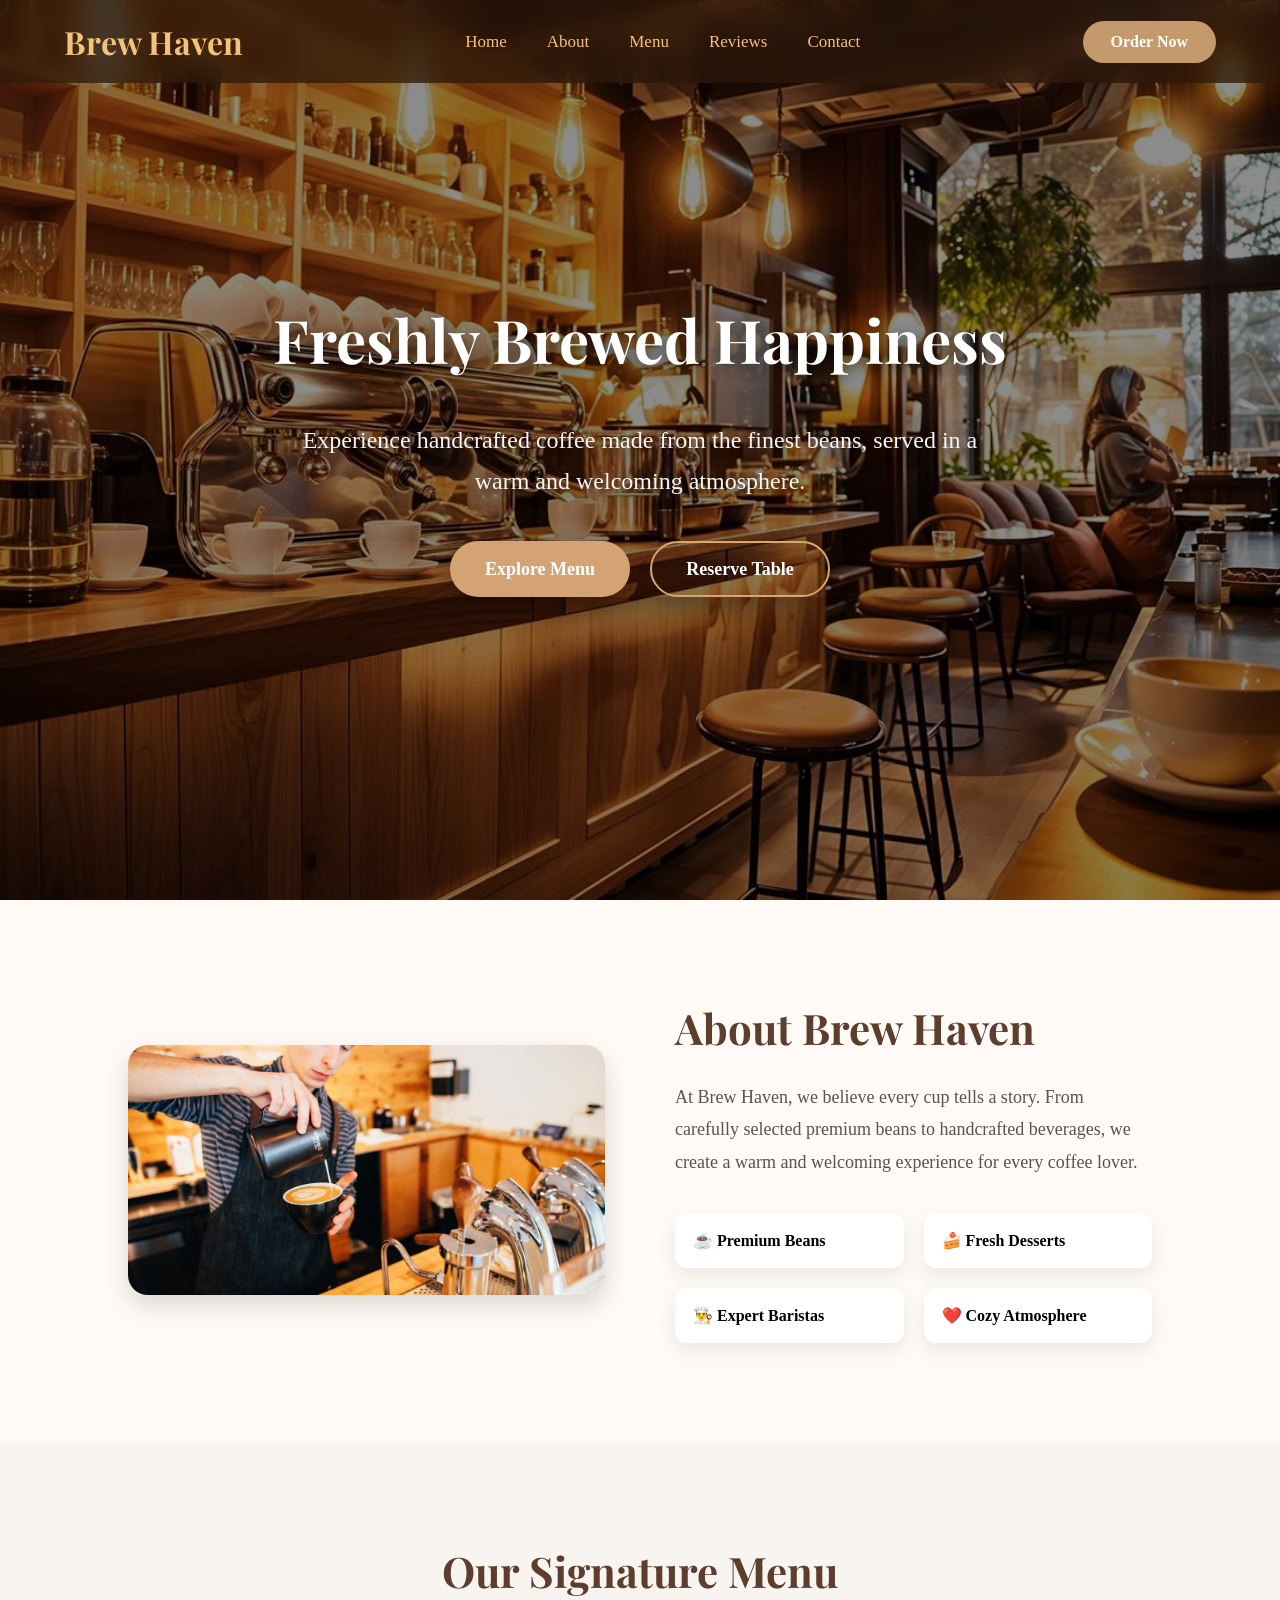
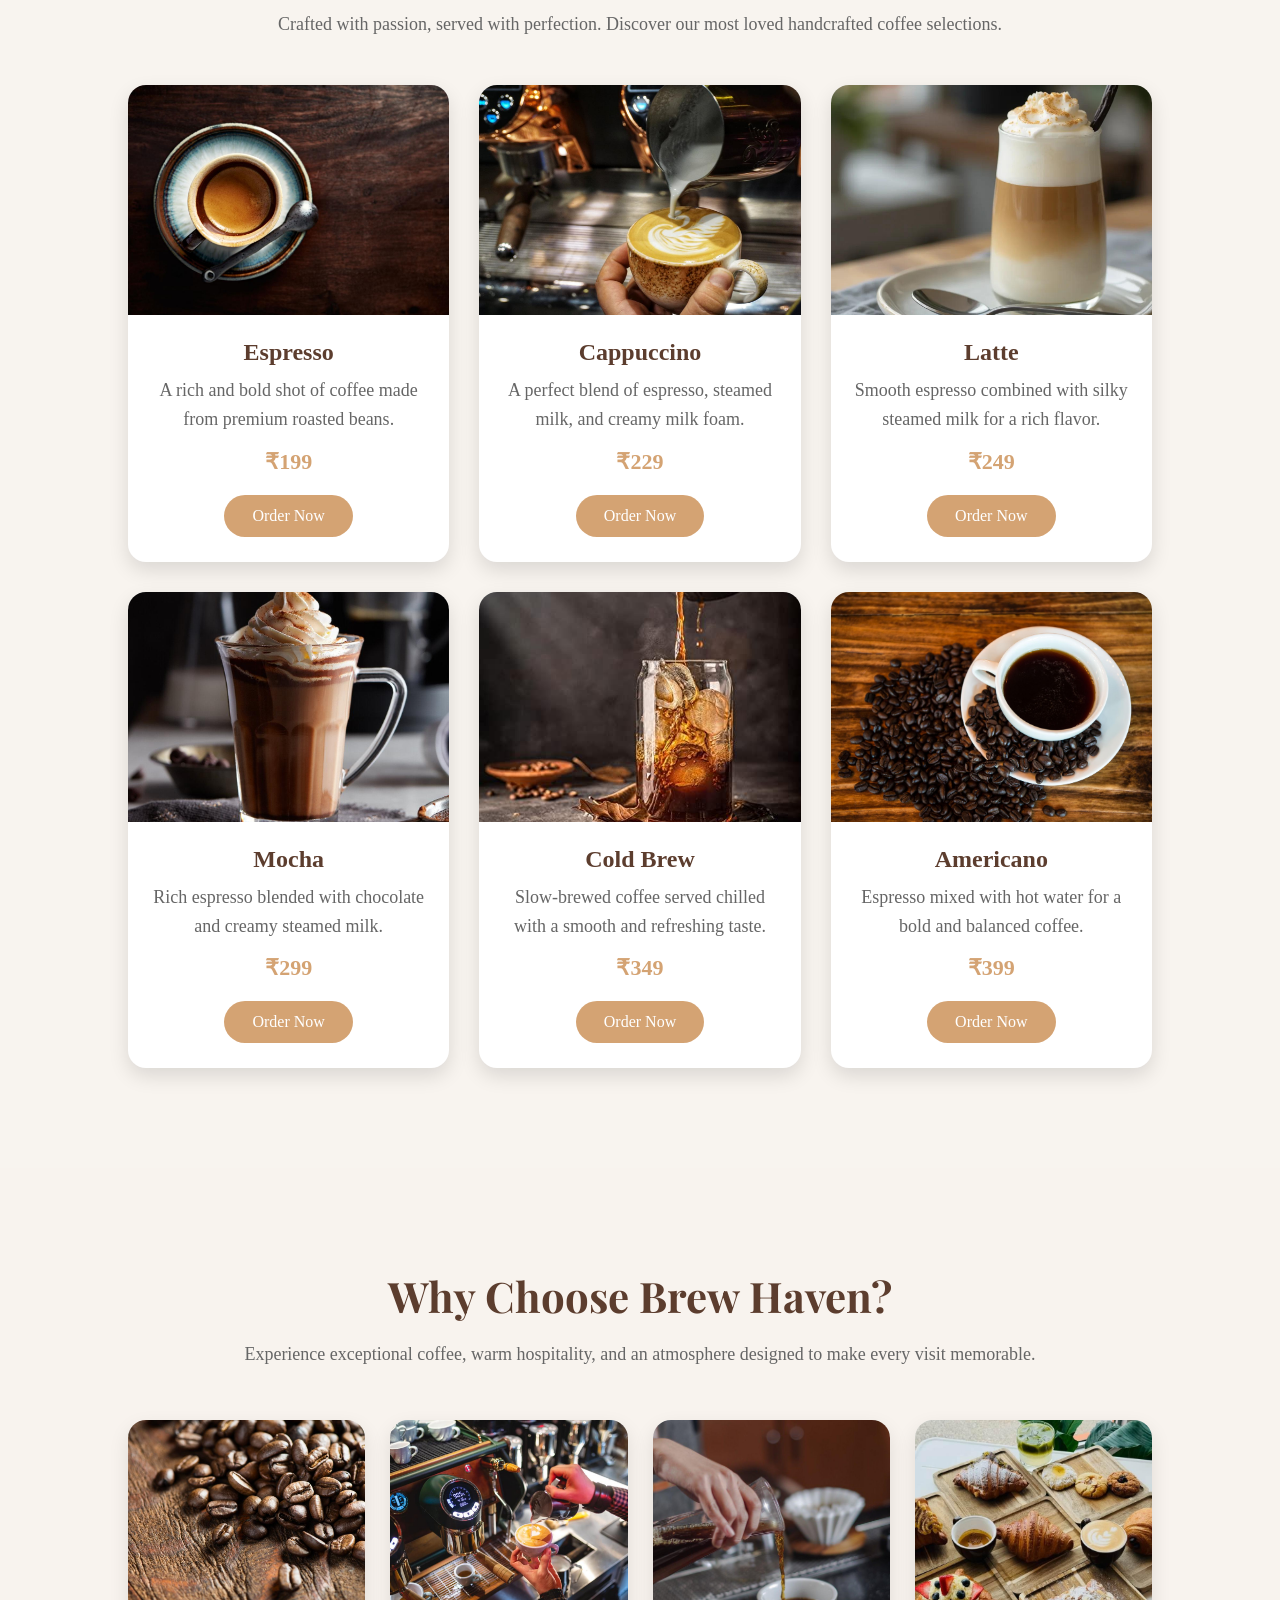
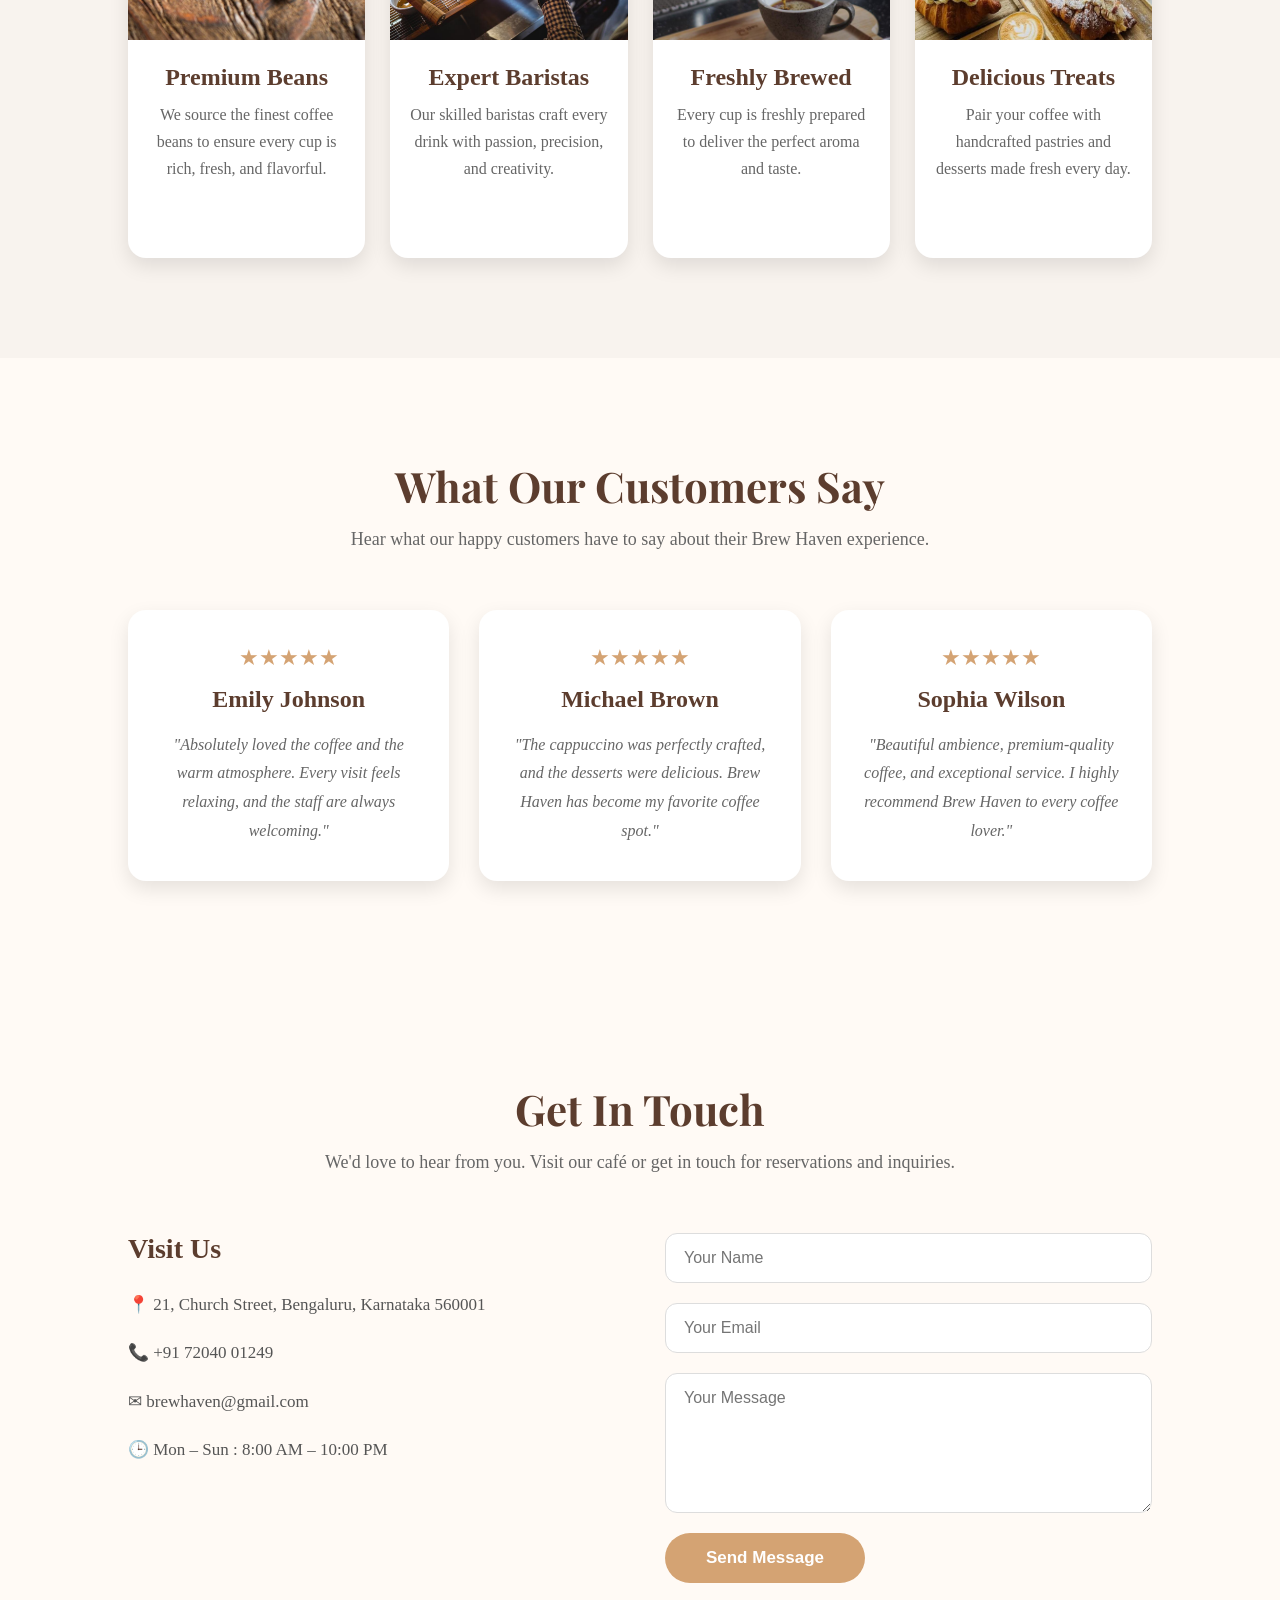
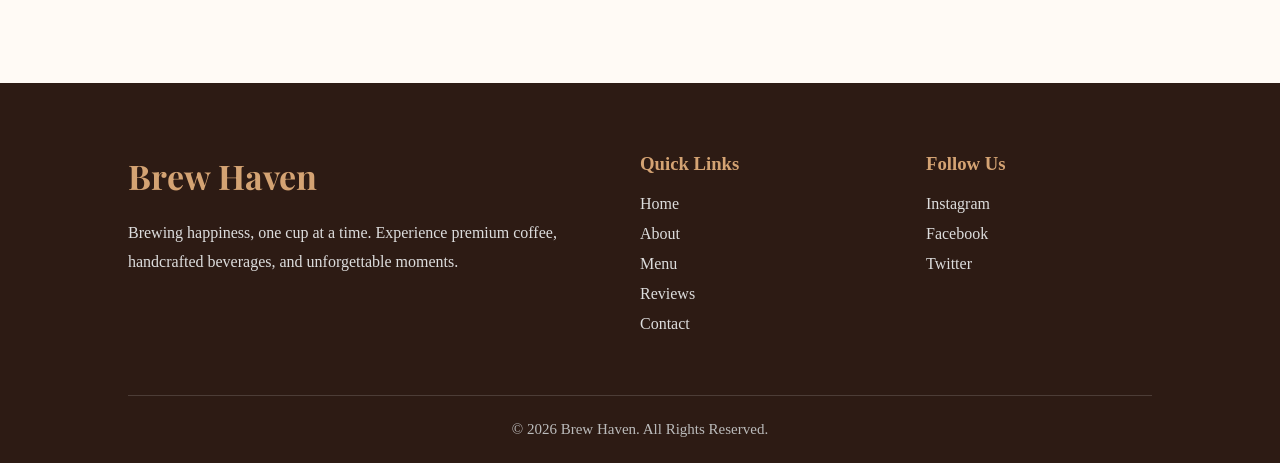
<file: WebDev-L1-LandingPage-BrewHaven/index.html>
<!DOCTYPE html>
<html lang="en">

<head>
    <meta charset="UTF-8">
    <meta name="viewport" content="width=device-width, initial-scale=1.0">

    <title>Brew Haven</title>
    <link rel="preconnect" href="https://fonts.googleapis.com">
    <link rel="preconnect" href="https://fonts.gstatic.com" crossorigin>
    <link href="https://fonts.googleapis.com/css2?family=Playfair+Display:wght@600;700;800&display=swap" rel="stylesheet">
    <link rel="stylesheet" href="styles.css">
</head>

<body>
<header>
    <nav>
        <h2 class="logo"> Brew Haven</h2>

        <ul class="nav-links">
            <li><a href="#home">Home</a></li>
            <li><a href="#about">About</a></li>
            <li><a href="#menu">Menu</a></li>
            <li><a href="#reviews">Reviews</a></li>
            <li><a href="#contact">Contact</a></li>
        </ul>

        <a href="#" class="order-btn">Order Now</a>
    </nav>
</header>
<section id="home" class="hero">

    <div class="hero-content">

        <h1>Freshly Brewed Happiness</h1>

        <p>
            Experience handcrafted coffee made from the finest beans,
            served in a warm and welcoming atmosphere.
        </p>

        <div class="hero-buttons">
    <a href="#" class="btn">Explore Menu</a>
    <a href="#" class="btn btn-outline">Reserve Table</a>
</div>
    </div>

</section>
<section class="about" id="about">

    <div class="about-image">
        <img src="images/about-coffee.jpg" alt="Coffee Shop">
    </div>

    <div class="about-content">

        <h2>About Brew Haven</h2>

        <p>
            At Brew Haven, we believe every cup tells a story.
            From carefully selected premium beans to handcrafted beverages,
            we create a warm and welcoming experience for every coffee lover.
        </p>

        <div class="about-features">

            <div class="feature">
                ☕ Premium Beans
            </div>

            <div class="feature">
                🍰 Fresh Desserts
            </div>

            <div class="feature">
                👨‍🍳 Expert Baristas
            </div>

            <div class="feature">
                ❤️ Cozy Atmosphere
            </div>

        </div>

    </div>

</section>
<section class="menu" id="menu">

    <h2>Our Signature Menu</h2>

    <p>
        Crafted with passion, served with perfection.
        Discover our most loved handcrafted coffee selections.
    </p>

    <div class="menu-grid">
        <div class="menu-card">

    <img src="images/espresso.jpg" alt="Espresso">

    <h3>Espresso</h3>

    <p>
        A rich and bold shot of coffee made from premium roasted beans.
    </p>

    <span>₹199</span>

    <a href="#" class="menu-btn">Order Now</a>

</div>
<div class="menu-card">

    <img src="images/cappuccino.jpg" alt="Cappuccino">

    <h3>Cappuccino</h3>

    <p>
        A perfect blend of espresso, steamed milk, and creamy milk foam.
    </p>

    <span>₹229</span>

    <a href="#" class="menu-btn">Order Now</a>

</div>
<div class="menu-card">

    <img src="images/latte.jpg" alt="Latte">

    <h3>Latte</h3>

    <p>
        Smooth espresso combined with silky steamed milk for a rich flavor.
    </p>

    <span>₹249</span>

    <a href="#" class="menu-btn">Order Now</a>

</div>
<div class="menu-card">

    <img src="images/mocha.jpg" alt="Mocha">

    <h3>Mocha</h3>

    <p>
        Rich espresso blended with chocolate and creamy steamed milk.
    </p>

    <span>₹299</span>

    <a href="#" class="menu-btn">Order Now</a>

</div>
<div class="menu-card">

    <img src="images/coldbrew.jpg" alt="Cold Brew">

    <h3>Cold Brew</h3>

    <p>
        Slow-brewed coffee served chilled with a smooth and refreshing taste.
    </p>

    <span>₹349</span>

    <a href="#" class="menu-btn">Order Now</a>

</div>
<div class="menu-card">

    <img src="images/americano.jpg" alt="Americano">

    <h3>Americano</h3>

    <p>
        Espresso mixed with hot water for a bold and balanced coffee.
    </p>

    <span>₹399</span>

    <a href="#" class="menu-btn">Order Now</a>

</div>
    </div>

</section>
<section class="features " id="features">

    <h2>Why Choose Brew Haven?</h2>

    <p>
        Experience exceptional coffee, warm hospitality, and an atmosphere
        designed to make every visit memorable.
    </p>

    <div class="features-grid">

        <div class="feature-card">
            <img src="images/beans.jpg" alt="Premium Beans">
            <h3>Premium Beans</h3>
            <p>We source the finest coffee beans to ensure every cup is rich, fresh, and flavorful.</p>
        </div>

        <div class="feature-card">
            <img src="images/barista.jpg" alt="Expert Baristas">
            <h3>Expert Baristas</h3>
            <p>Our skilled baristas craft every drink with passion, precision, and creativity.</p>
        </div>

        <div class="feature-card">
            <img src="images/fresh-coffee.jpg" alt="Freshly Brewed">
            <h3>Freshly Brewed</h3>
            <p>Every cup is freshly prepared to deliver the perfect aroma and taste.</p>
        </div>

        <div class="feature-card">
            <img src="images/pastry.jpg" alt="Delicious Treats">
            <h3>Delicious Treats</h3>
            <p>Pair your coffee with handcrafted pastries and desserts made fresh every day.</p>
        </div>

    </div>

</section>
<section class="reviews" id="reviews">

    <h2>What Our Customers Say</h2>

    <p>
        Hear what our happy customers have to say about their Brew Haven experience.
    </p>

    <div class="reviews-grid">

        <div class="review-card">

            <div class="stars">&#9733;&#9733;&#9733;&#9733;&#9733;</div>

            <h3>Emily Johnson</h3>

            <p>
                "Absolutely loved the coffee and the warm atmosphere.
                Every visit feels relaxing, and the staff are always welcoming."
            </p>

        </div>

        <div class="review-card">

            <div class="stars">&#9733;&#9733;&#9733;&#9733;&#9733;</div>

            <h3>Michael Brown</h3>

            <p>
                "The cappuccino was perfectly crafted, and the desserts were delicious.
                Brew Haven has become my favorite coffee spot."
            </p>

        </div>

        <div class="review-card">

            <div class="stars">&#9733;&#9733;&#9733;&#9733;&#9733;</div>

            <h3>Sophia Wilson</h3>

            <p>
                "Beautiful ambience, premium-quality coffee, and exceptional service.
                I highly recommend Brew Haven to every coffee lover."
            </p>

        </div>

    </div>

</section>
<section class="contact" id="contact">

    <h2>Get In Touch</h2>

    <p>
        We'd love to hear from you. Visit our café or get in touch for reservations and inquiries.
    </p>

    <div class="contact-container">

        <div class="contact-info">

            <h3>Visit Us</h3>

            <p>📍 21, Church Street, Bengaluru, Karnataka 560001</p>

            <p>📞 +91 72040 01249</p>

            <p>✉ brewhaven@gmail.com</p>

            <p>🕒 Mon – Sun : 8:00 AM – 10:00 PM</p>

        </div>

        <div class="contact-form">

            <form>

                <input type="text" placeholder="Your Name" required>

                <input type="email" placeholder="Your Email" required>

                <textarea placeholder="Your Message" rows="6" required></textarea>

                <button type="submit">Send Message</button>

            </form>

        </div>

    </div>

</section>
<footer>

    <div class="footer-container">

        <div class="footer-about">

            <h2>Brew Haven</h2>

            <p>
                Brewing happiness, one cup at a time.
                Experience premium coffee, handcrafted beverages,
                and unforgettable moments.
            </p>

        </div>

        <div class="footer-links">

            <h3>Quick Links</h3>

            <ul>

                <li><a href="#">Home</a></li>

                <li><a href="#">About</a></li>

                <li><a href="#">Menu</a></li>

                <li><a href="#">Reviews</a></li>

                <li><a href="#">Contact</a></li>

            </ul>

        </div>

        <div class="footer-social">

            <h3>Follow Us</h3>

            <a href="#">Instagram</a>
            <a href="#">Facebook</a>
            <a href="#">Twitter</a>
        </div>

    </div>

    <hr>

    <p class="copyright">
        © 2026 Brew Haven. All Rights Reserved.
    </p>

</footer>
</body>

</html>
</file>
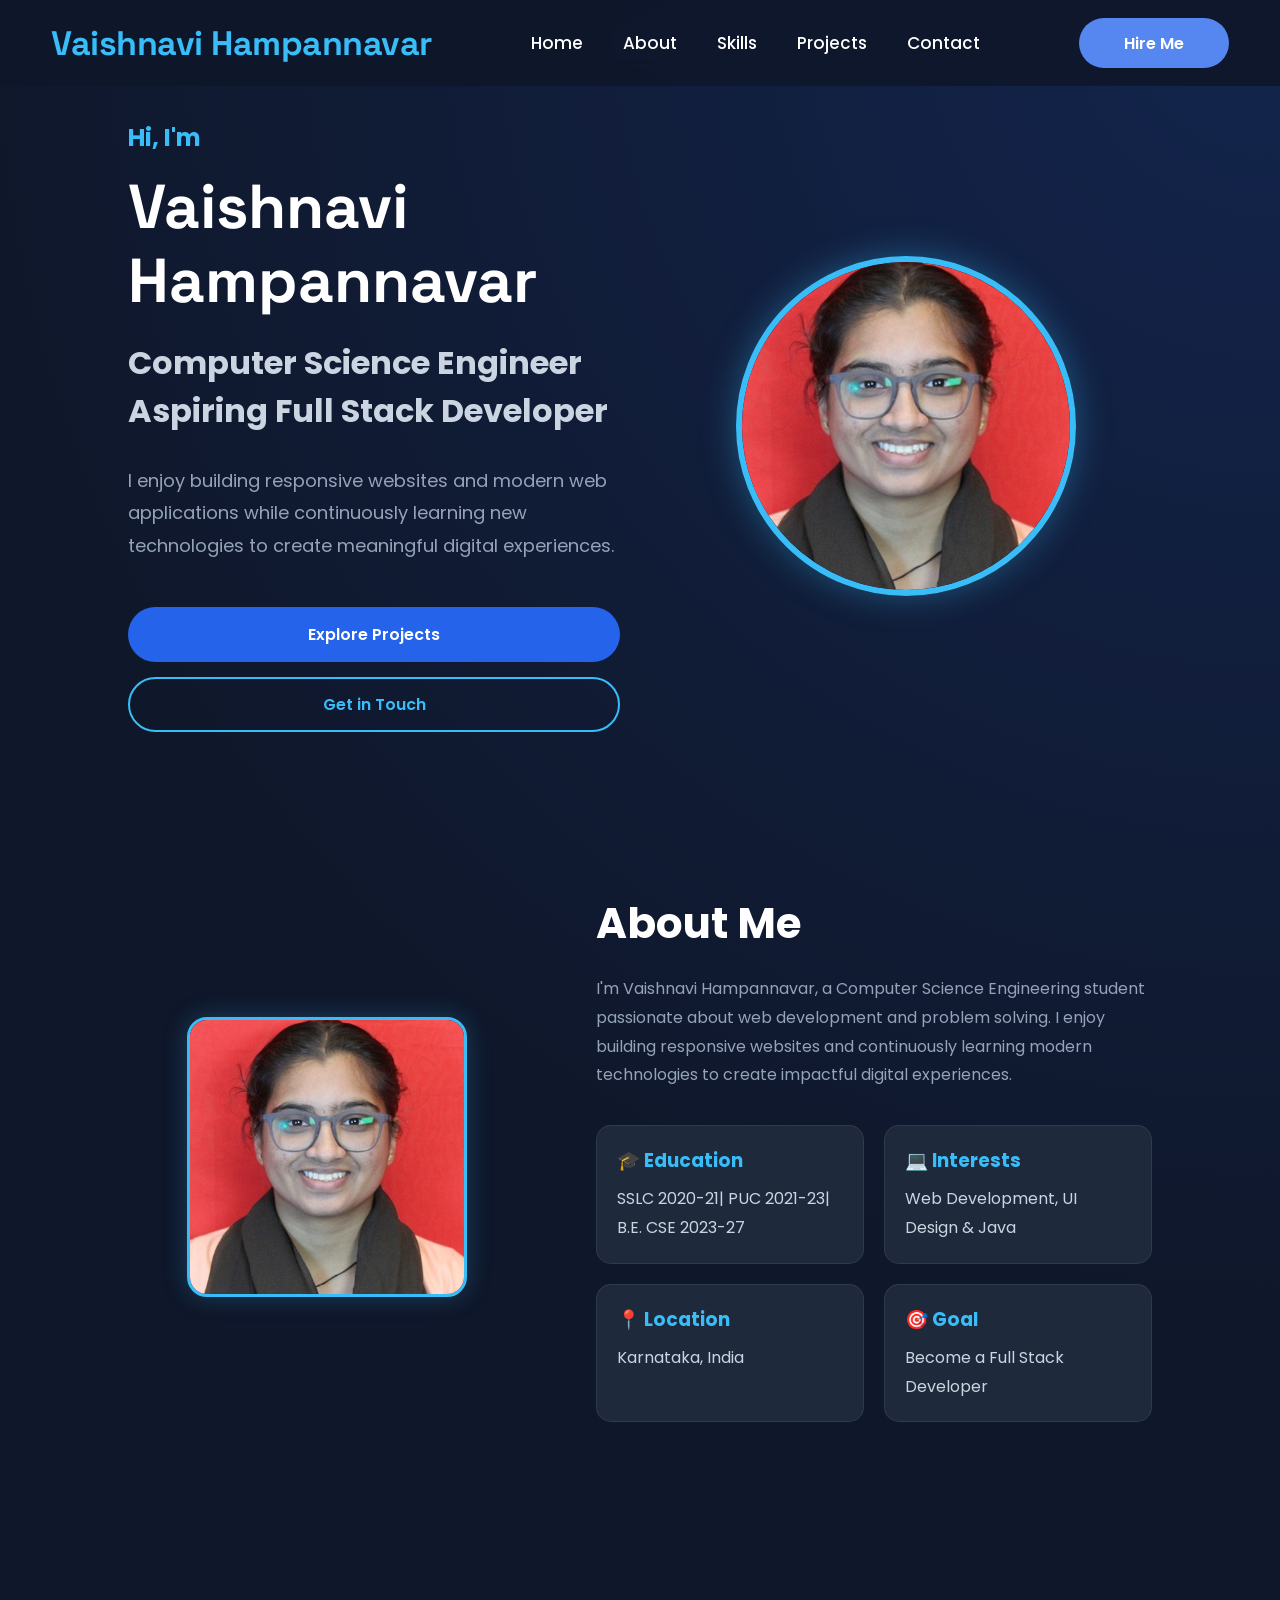
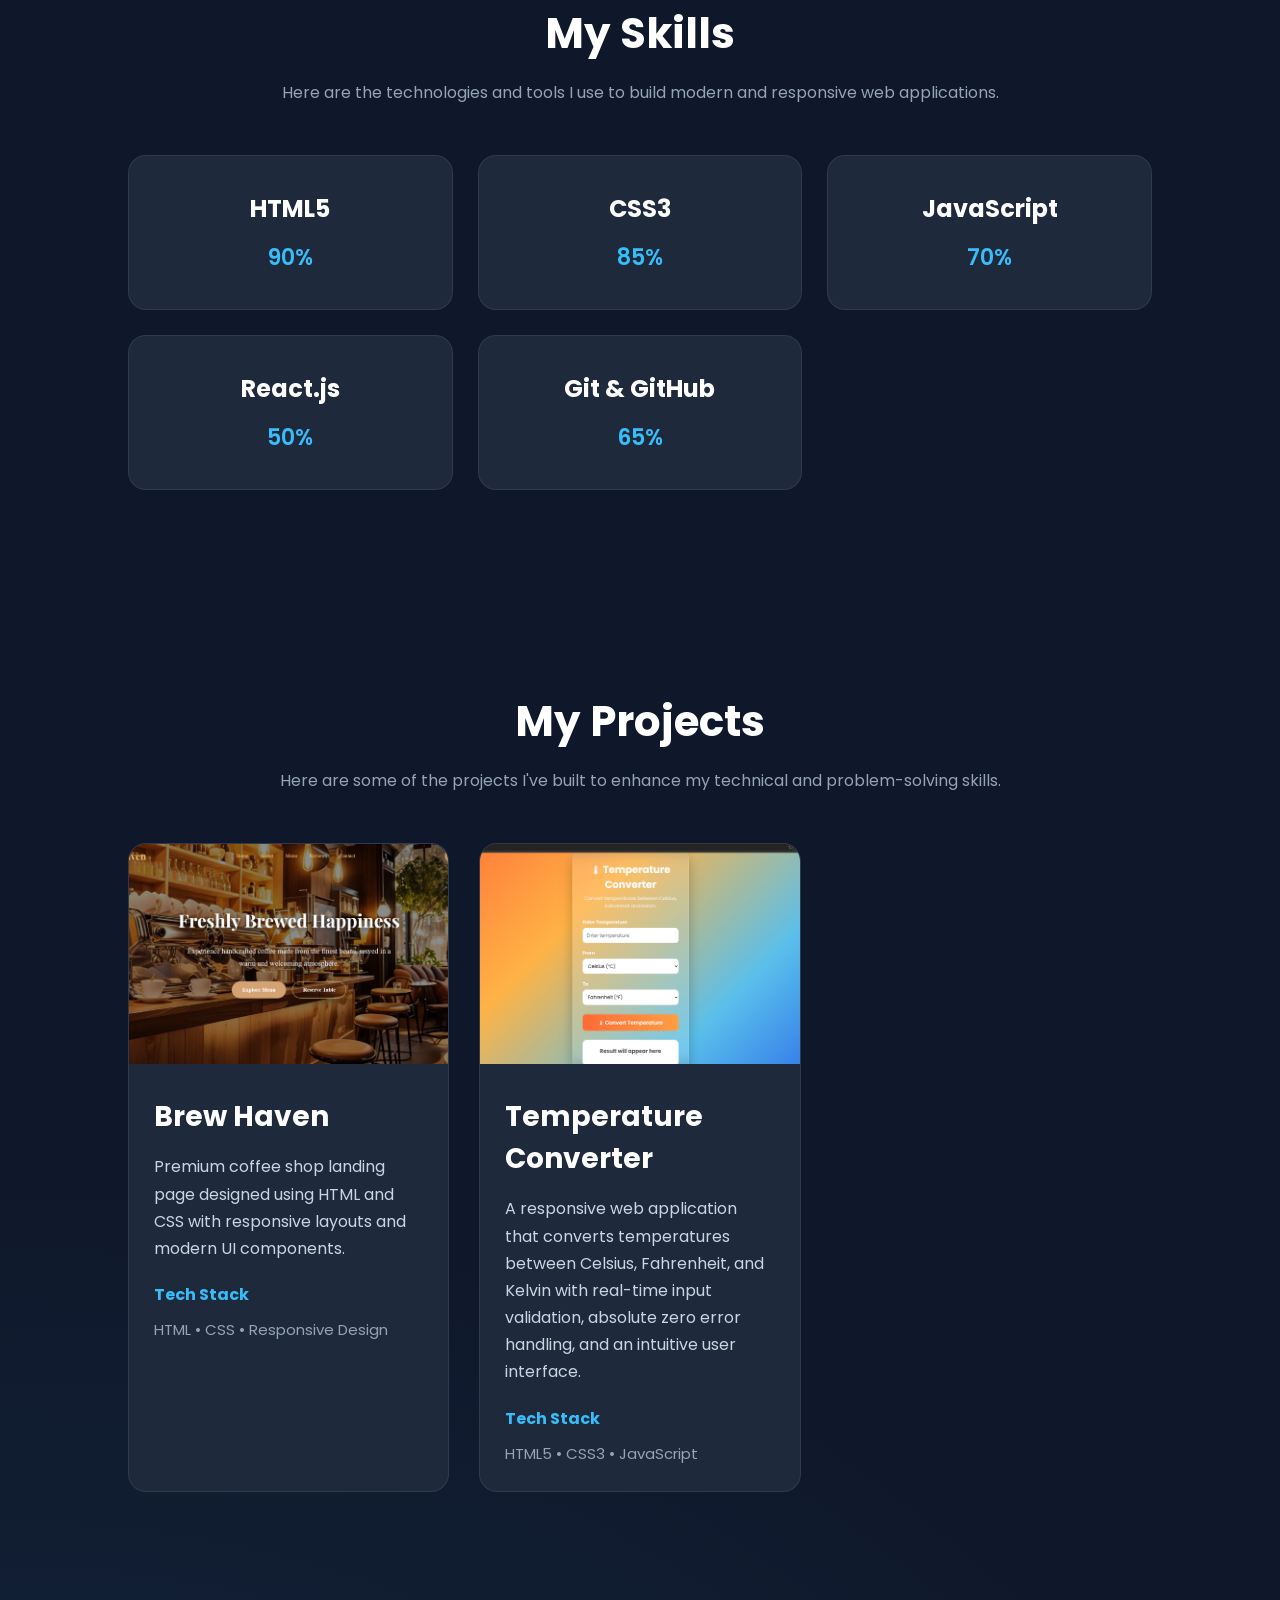
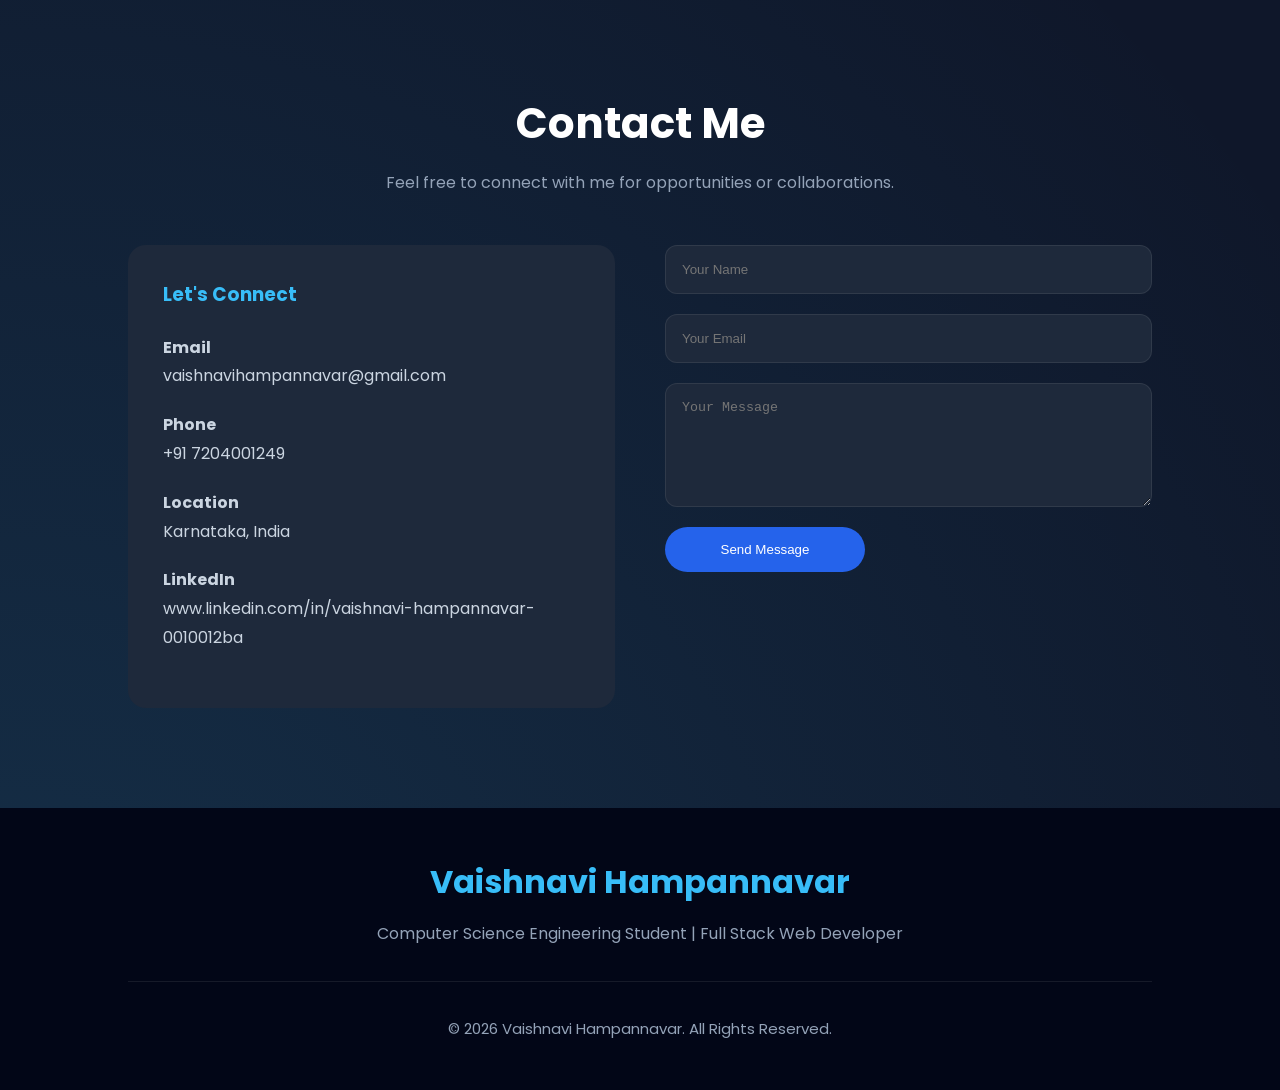
<file: WebDev-L1-Portfolio/index.html>
<!DOCTYPE html>
<html lang="en">
<head>
    <meta charset="UTF-8">
    <meta name="viewport" content="width=device-width, initial-scale=1.0">
    <title>Portfolio</title>
    <link rel="preconnect" href="https://fonts.googleapis.com">
    <link rel="preconnect" href="https://fonts.gstatic.com" crossorigin>
    <link href="https://fonts.googleapis.com/css2?family=Playfair+Display:wght@600;700;800&display=swap" rel="stylesheet">
    <link href="https://fonts.googleapis.com/css2?family=Space+Grotesk:wght@400;600;700&family=Poppins:wght@300;400;500;600&display=swap" rel="stylesheet">
    <link href="https://fonts.googleapis.com/css2?family=Sora:wght@400;500;600;700&family=Poppins:wght@300;400;500;600&display=swap" rel="stylesheet">
    <link rel="stylesheet" href="styles.css">
</head>
<body>
<header>
    <nav>
        <div class="logo">Vaishnavi Hampannavar</div>

        <ul class="nav-links">
            <li><a href="#home">Home</a></li>
            <li><a href="#about">About</a></li>
            <li><a href="#skills">Skills</a></li>
            <li><a href="#projects">Projects</a></li>
            <li><a href="#contact">Contact</a></li>
        </ul>

        <a href="#contact" class="contact-btn">Hire Me</a>
    </nav>
</header>
<section class="hero" id="home">

    <div class="hero-content">

        <h3>Hi, I'm</h3>

        <h1>Vaishnavi Hampannavar</h1>

        <h2>Computer Science Engineer 

            Aspiring Full Stack Developer</h2>

        <p>
        I enjoy building responsive websites and modern web applications while
        continuously learning new technologies to create meaningful digital experiences.
        </p>

        <div class="hero-buttons">
            <a href="#projects" class="btn">Explore Projects</a>
            <a href="#contact" class="btn-outline">Get in Touch</a>
        </div>

    </div>

    <div class="hero-image">
        <img src="images/profile.jpeg" alt="Vaishnavi">
    </div>

</section>
<section class="about" id="about">

    <div class="about-image">
        <img src="images/profile.jpeg" alt="Vaishnavi">
    </div>

    <div class="about-content">

        <h2>About Me</h2>

        <p>
            I'm Vaishnavi Hampannavar, a Computer Science Engineering student passionate about web development and problem solving. I enjoy building responsive websites and continuously learning modern technologies to create impactful digital experiences.
        </p>

        <div class="about-cards">

            <div class="about-card">
                <h3>🎓 Education</h3>
                <p>SSLC 2020-21|
                   PUC 2021-23|
                   B.E. CSE 2023-27</p>
            </div>

            <div class="about-card">
                <h3>💻 Interests</h3>
                <p>Web Development, UI Design & Java</p>
            </div>

            <div class="about-card">
                <h3>📍 Location</h3>
                <p>Karnataka, India</p>
            </div>

            <div class="about-card">
                <h3>🎯 Goal</h3>
                <p>Become a Full Stack Developer</p>
            </div>

        </div>

    </div>

</section>
<section class="skills" id="skills">

    <h2>My Skills</h2>

    <p>
        Here are the technologies and tools I use to build modern and responsive web applications.
    </p>

    <div class="skills-grid">

        <div class="skill-card">
            <h3>HTML5</h3>
            <span>90%</span>
        </div>

        <div class="skill-card">
            <h3>CSS3</h3>
            <span>85%</span>
        </div>

        <div class="skill-card">
            <h3>JavaScript</h3>
            <span>70%</span>
        </div>

        <div class="skill-card">
            <h3>React.js</h3>
            <span>50%</span>
        </div>


        <div class="skill-card">
            <h3>Git & GitHub</h3>
            <span>65%</span>
        </div>

    </div>

</section>
<section class="projects" id="projects">

    <h2>My Projects</h2>

    <p>
        Here are some of the projects I've built to enhance my technical and problem-solving skills.
    </p>

    <div class="projects-grid">

        <div class="project-card">
            <img src="images/brewhaven.png" alt="Brew Haven">

            <div class="project-content">
                <h3>Brew Haven</h3>

                <p>
                    Premium coffee shop landing page designed using HTML and CSS with responsive layouts and modern UI components.
                </p>

                <h4>Tech Stack</h4>

                <span>HTML • CSS • Responsive Design</span>
            </div>
        </div>

        <div class="project-card">
    <img src="images/temperature-converter.png" alt="Temperature Converter">

    <div class="project-content">
        <h3>Temperature Converter</h3>

        <p>
            A responsive web application that converts temperatures between Celsius, Fahrenheit, and Kelvin with real-time input validation, absolute zero error handling, and an intuitive user interface.
        </p>

        <h4>Tech Stack</h4>

        <span>HTML5 • CSS3 • JavaScript</span>
    </div>
</div>
    </div>

</section>
<section class="contact" id="contact">

    <h2>Contact Me</h2>

    <p>Feel free to connect with me for opportunities or collaborations.</p>

    <div class="contact-container">

        <div class="contact-info">

            <h3>Let's Connect</h3>

            <p><strong>Email</strong><br>vaishnavihampannavar@gmail.com</p>

            <p><strong>Phone</strong><br>+91 7204001249</p>

            <p><strong>Location</strong><br>Karnataka, India</p>

            <p><strong>LinkedIn</strong><br>www.linkedin.com/in/vaishnavi-hampannavar-0010012ba</p>

        </div>

        <div class="contact-form">

            <form>

                <input type="text" placeholder="Your Name">

                <input type="email" placeholder="Your Email">

                <textarea rows="6" placeholder="Your Message"></textarea>

                <button type="submit">Send Message</button>

            </form>

        </div>

    </div>

</section>
<footer>

    <h2>Vaishnavi Hampannavar</h2>

    <p>
        Computer Science Engineering Student | Full Stack Web Developer
    </p>

    <hr>

    <p class="copyright">
        © 2026 Vaishnavi Hampannavar. All Rights Reserved.
    </p>

</footer>
</body>
</html>
</file>
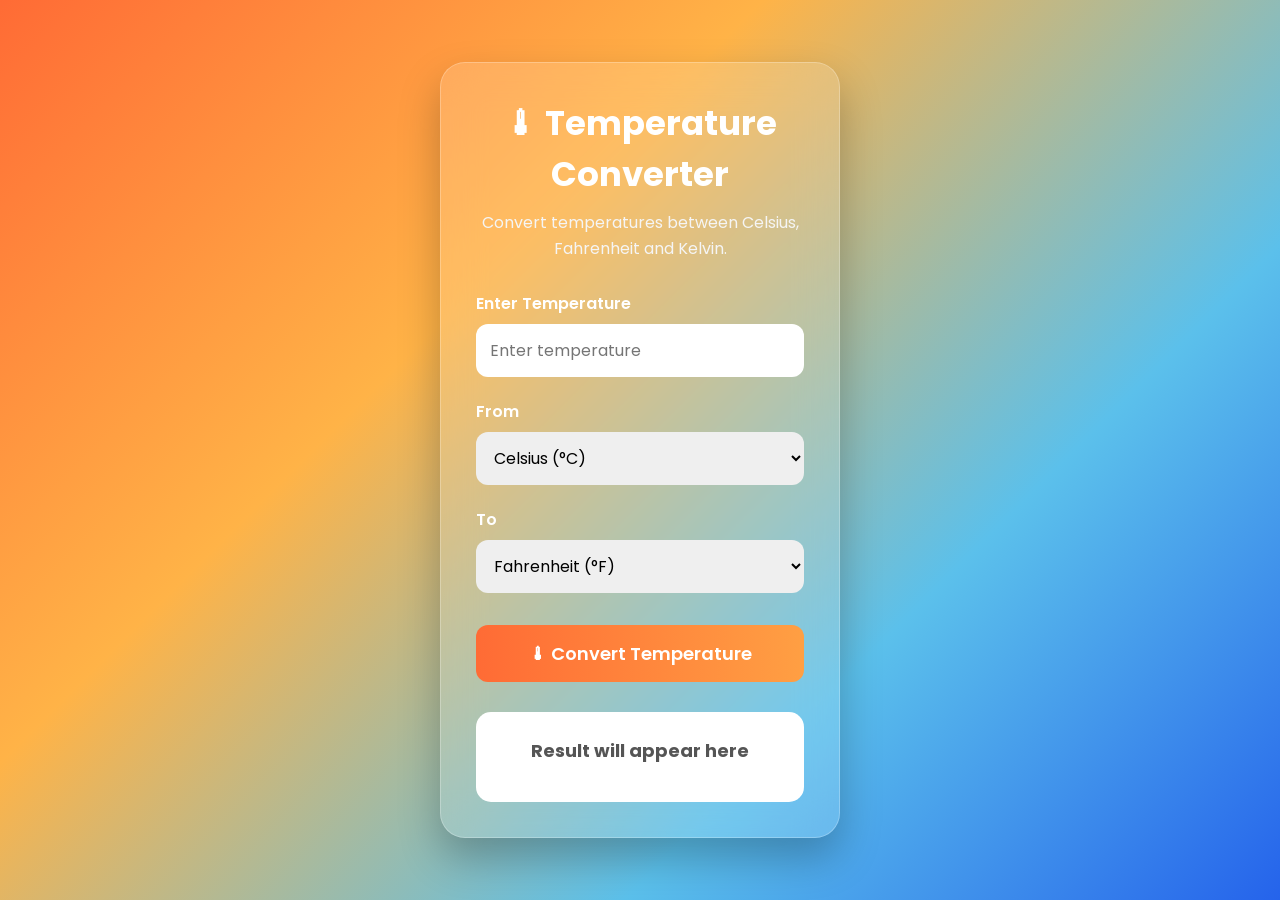
<file: WebDev-L1-TemperatureConverter/index.html>
<!DOCTYPE html>
<html lang="en">

<head>

    <meta charset="UTF-8">
    <meta name="viewport" content="width=device-width, initial-scale=1.0">

    <title>Temperature Converter</title>

    <link rel="stylesheet" href="styles.css">

    <!-- Google Font -->
    <link rel="preconnect" href="https://fonts.googleapis.com">

    <link rel="preconnect" href="https://fonts.gstatic.com" crossorigin>

    <link href="https://fonts.googleapis.com/css2?family=Poppins:wght@300;400;500;600;700&display=swap" rel="stylesheet">

</head>

<body>

    <div class="container">

        <div class="converter-card">

            <h1>🌡 Temperature Converter</h1>

            <p>Convert temperatures between Celsius, Fahrenheit and Kelvin.</p>

            <!-- Temperature Input -->

            <div class="input-group">

                <label>Enter Temperature</label>

                <input
                    type="number"
                    id="temperature"
                    placeholder="Enter temperature">

            </div>

            <!-- From -->

            <div class="input-group">

                <label>From</label>

                <select id="fromUnit">

                    <option value="celsius">Celsius (°C)</option>

                    <option value="fahrenheit">Fahrenheit (°F)</option>

                    <option value="kelvin">Kelvin (K)</option>

                </select>

            </div>

            <!-- To -->

            <div class="input-group">

                <label>To</label>

                <select id="toUnit">

                    <option value="fahrenheit">Fahrenheit (°F)</option>

                    <option value="celsius">Celsius (°C)</option>

                    <option value="kelvin">Kelvin (K)</option>

                </select>

            </div>

            <button id="convertBtn">

                🌡 Convert Temperature

            </button>

            <div id="result">

                <h3>Result will appear here</h3>    

            </div>

        </div>

    </div>

    <script src="script.js"></script>

</body>

</html>
</file>
<file: WebDev-L1-LandingPage-BrewHaven/styles.css>
*{
    margin: 0;
    padding: 0;
    box-sizing: border-box;
}
html,
body{
    overflow-x: hidden;
    width:100%;
     scroll-behavior:smooth;
}

header{
    position: fixed;
    top: 0;
    left: 0;
    width: 100%;
    z-index: 1000;
    transition: 0.3s ease;
    background: rgba(45, 25, 10, 0.75);
    backdrop-filter: blur(10px);
}
nav{
    width: 90%;
    max-width: 1300px;
    margin: auto;
    display: flex;
    align-items: center;
    justify-content: space-between;
    padding: 20px 0;
}
.logo{
    font-family: 'Playfair Display', serif;
    font-size: 32px;
    color: #F4C27A;
}
.nav-links{
    display: flex;
    list-style: none;
    gap: 40px;
}
.nav-links a{
    position:relative;
    text-decoration:none;
    color:#F4C27A;
    font-size:17px;
    font-weight:500;
    transition:.3s;
}
.nav-links a::after{
    content:"";
    position:absolute;
    left:0;
    bottom:-6px;
    width:0;
    height:2px;
    background:#b09a84;
    transition:.3s;
}
.nav-links a:hover{
    color:#c68a4d;
}
.nav-links a:hover::after{
    width:100%;
}
.order-btn{
    text-decoration: none;
    background: #C49A6C;
    color: white;
    padding: 12px 28px;
    border-radius: 30px;
    font-weight: 600;
    transition: 0.3s;
}
.order-btn:hover{
    background: #a9794b;
}
.hero{
    height:100vh;
    width:100%;

    background:
        linear-gradient(rgba(0,0,0,0.45), rgba(0,0,0,0.45)),
        url("images/coffee1-bg.jpg");

    background-size:cover;
    background-position:center;
    background-repeat:no-repeat;

    display:flex;
    justify-content:center;
    align-items:center;
    text-align:center;

    padding:0 20px;
}
.hero-content{
    max-width: 900px;
    margin: 0 auto;
}
.hero-content{
    animation:fadeUp 1s ease;
}

@keyframes fadeUp{
    from{
        opacity:0;
        transform:translateY(40px);
    }

    to{
        opacity:1;
        transform:translateY(0);
    }
}
.hero-content h1{
    color :#ffffff;
    font-size:60px;
    font-family:'Playfair Display', serif;
    margin-bottom:20px;
    font-weight: 700;
    text-shadow: 0 4px 15px rgba(0,0,0,0.6);
    line-height: 1.2;

}
.hero-content p{
    color:#f5f5f5;
    font-size:24px;
    line-height:1.7;
    max-width:700px;
    margin:20px auto 40px;
    text-shadow:0px 4px 15px rgba(0,0,0,0.6);
     margin-top: 45px;
}
.hero-buttons{
    display: flex;
    justify-content: center;
    gap: 20px;
    margin-top: 35px;
    box-shadow:0 12px 30px rgba(0,0,0,.25);
}
.btn,
.btn-outline{
    display: inline-flex;
    align-items: center;
    justify-content: center;
    width: 180px;
    height: 56px;
    box-shadow: 0 8px 20px rgba(0,0,0,0.20);
    border-radius: 50px;
    text-decoration: none;
    font-size: 18px;
    font-weight: 600;
    transition: 0.3s ease;
}
.btn{
    background: #d4a373;
    color: white;
}
.btn:hover{
    background: #b87b4a;
   transform:translateY(-3px) scale(1.03);
    transition: all 0.3s ease;
}
.btn-outline{
    background: transparent;
    color: #fff;
    border: 2px solid #d9a66b;
}

.btn-outline:hover{
    background: #d9a66b;
    color: white;
    transform:translateY(-3px) scale(1.03);
}
.about{
    display:flex;
    align-items:center;
    justify-content:space-between;
    gap:70px;
    padding:100px 10%;
    background:#fffaf5;
}
.about-image{
    flex:1;
}
.about-image img{
    width:100%;
    border-radius:20px;
    box-shadow:0 10px 25px rgba(0,0,0,0.15);
}
.about-content{
    flex:1;
}
.about-content h2{
    font-size:42px;
    color:#5c3d2e;
    margin-bottom:25px;
    font-family:'Playfair Display', serif;
}
.about-content p{
    font-size:18px;
    color:#555;
    line-height:1.8;
    margin-bottom:35px;
}
.about-features{
    display:grid;
    grid-template-columns:repeat(2,1fr);
    gap:20px;
}
.feature{
    background:white;
    padding:18px;
    border-radius:12px;
    font-weight:600;
    box-shadow:0 8px 20px rgba(0,0,0,0.08);
}
.menu{
    padding: 100px 10%;
    background: #f8f4ef;
    text-align: center;
}
.menu h2{
    font-size: 42px;
    font-family: 'Playfair Display', serif;
    color: #5C3D2E;
    margin-bottom: 15px;
}
.menu p{
    font-size: 18px;
    color: #666;
    margin-bottom: 50px;
}
.menu-grid{
    display: grid;
    grid-template-columns: repeat(3, 1fr);
    gap: 30px;
}
.menu-card{
    background: #ffffff;
    border-radius: 18px;
    overflow: hidden;
    box-shadow: 0 8px 20px rgba(0,0,0,0.12);
    transition: 0.3s ease;
}
.menu-card:hover{
  transform:translateY(-10px) scale(1.02);
  box-shadow:0 18px 35px rgba(0,0,0,.15);
}
.menu-card img{
    width: 100%;
    height: 230px;
    object-fit: cover;
}
.menu-card h3{
    font-size: 24px;
    color: #5C3D2E;
    margin: 20px 0 10px;
}
.menu-card p{
    padding: 0 20px;
    margin-bottom: 15px;
    color: #666;
    line-height: 1.6;
}
.menu-card span{
    display: block;
    font-size: 22px;
    font-weight: 700;
    color: #D4A373;
    margin-bottom: 20px;
}
.menu-btn{
    display: inline-block;
    margin-bottom: 25px;
    padding: 12px 28px;
    background: #D4A373;
    color: white;
    text-decoration: none;
    border-radius: 30px;
    transition: 0.3s ease;
}

.menu-btn:hover{
    background: #B67C4B;
}
.features{
    padding: 100px 10%;
    background: #f8f3ee;
    text-align: center;
}
.features h2{
    font-size: 42px;
    font-family: 'Playfair Display', serif;
    color: #5C3D2E;
    margin-bottom: 15px;
}
.features p{
    font-size: 18px;
    color: #666;
    margin-bottom: 50px;
    line-height: 1.7;
}
.features-grid{
    display: grid;
    grid-template-columns: repeat(4,1fr);
    gap: 25px;
}
.feature-card{
    background: white;
    border-radius: 18px;
    overflow: hidden;
    box-shadow: 0 8px 20px rgba(0,0,0,0.10);
    transition: 0.3s ease;
}
.feature-card:hover{
    transform: translateY(-10px) scale(1.02);
    box-shadow: 0 18px 35px rgba(0,0,0,0.15);
}
.feature-card img{
    width: 100%;
    height: 220px;
    object-fit: cover;
}
.feature-card h3{
    font-size: 24px;
    color: #5C3D2E;
    margin: 20px 0 10px;
}
.feature-card p{
    padding: 0 20px 25px;
    color: #666;
    line-height: 1.7;
    font-size: 16px;
}
.reviews{
    padding:100px 10%;
    background:#fffaf5;
    text-align:center;
}
.reviews h2{
    font-size:42px;
    font-family:'Playfair Display', serif;
    color:#5C3D2E;
    margin-bottom:15px;
}
.reviews>p{
    font-size:18px;
    color:#666;
    margin-bottom:60px;
}
.reviews-grid{
    display:grid;
    grid-template-columns:repeat(3,1fr);
    gap:30px;
}
.review-card{
    background:#fff;
    padding:35px 30px;
    border-radius:18px;
    box-shadow:0 8px 20px rgba(0,0,0,0.10);
    transition:0.3s ease;
}
.review-card:hover{
    transform:translateY(-10px) scale(1.02);
    box-shadow:0 18px 35px rgba(0,0,0,.15);
}
.stars{
    color:#D4A373;
    font-size:22px;
    margin-bottom:15px;
}
.review-card h3{
    color:#5C3D2E;
    font-size:24px;
    margin-bottom:18px;
}
.review-card p{
    color:#666;
    font-size:16px;
    line-height:1.8;
    font-style:italic;
}
.contact{
    padding:100px 10%;
    background:#fffaf5;
    text-align:center;
}
.contact h2{
    font-size:42px;
    font-family:'Playfair Display',serif;
    color:#5C3D2E;
    margin-bottom:15px;
}
.contact > p{
    font-size:18px;
    color:#666;
    margin-bottom:60px;
}
.contact-container{
    display:grid;
    grid-template-columns:1fr 1fr;
    gap:50px;
    text-align:left;
}
.contact-info h3{
    font-size:28px;
    color:#5C3D2E;
    margin-bottom:25px;
}
.contact-info p{
    margin-bottom:18px;
    color:#555;
    font-size:17px;
    line-height:1.8;
}
.contact-form form{
    display:flex;
    flex-direction:column;
    gap:20px;
}
.contact-form input,
.contact-form textarea{

    width:100%;
    padding:15px 18px;
    border:1px solid #ddd;
    border-radius:12px;
    outline:none;
    font-size:16px;
    font-family:'Poppins',sans-serif;

}
.contact-form input,
.contact-form textarea{

    background:#fff;
    transition:.3s;

}
.contact-form input:focus,
.contact-form textarea:focus{

    border-color:#D4A373;
    box-shadow:0 0 8px rgba(212,163,115,.4);

}
.contact-form button{

    width:200px;
    padding:15px;
    background:#D4A373;
    color:white;
    border:none;
    border-radius:50px;
    cursor:pointer;
    font-size:17px;
    font-weight:600;
    transition:.3s;

}
.contact-form button:hover{

    background:#B67C4B;
    transform:translateY(-3px);

}
footer{
    background:#2D1B14;
    color:#fff;
    padding:70px 10% 25px;
}
.footer-container{
    display:grid;
    grid-template-columns:2fr 1fr 1fr;
    gap:60px;
}
.footer-about h2{
    font-size:34px;
    font-family:'Playfair Display', serif;
    margin-bottom:20px;
    color:#D4A373;
}
.footer-about p{
    color:#ddd;
    line-height:1.8;
}
.footer-links h3,
.footer-social h3{
    margin-bottom:20px;
    color:#D4A373;
}
.footer-links ul{
    list-style:none;
}
.footer-links li{
    margin-bottom:12px;
}
.footer-links a,
.footer-social a{
    text-decoration:none;
    color:#ddd;
    transition:.3s;
    display:block;
    margin-bottom:12px;
}
.footer-links a:hover,
.footer-social a:hover{
    color:#D4A373;
    transform:translateX(8px);
}
footer hr{
    border:none;
    height:1px;
    background:rgba(255,255,255,.15);
    margin:50px 0 25px;
}
.copyright{
    text-align:center;
    color:#bbb;
    font-size:15px;
}
@media (max-width:768px){

    nav{
        flex-direction:column;
        gap:20px;
    }

    .nav-links{
        flex-wrap:wrap;
        justify-content:center;
        gap:20px;
    }

    .hero-content h1{
        font-size:42px;
    }

    .hero-content p{
        font-size:18px;
    }

    .hero-buttons{
        flex-direction:column;
        align-items:center;
    }

    .about{
        flex-direction:column;
    }

    .menu-grid{
        grid-template-columns:1fr;
    }

    .features-grid{
        grid-template-columns:1fr;
    }

    .reviews-grid{
        grid-template-columns:1fr;
    }

    .contact-container{
        grid-template-columns:1fr;
    }

    .footer-container{
        grid-template-columns:1fr;
        text-align:center;
    }

}
</file>
<file: WebDev-L1-Portfolio/styles.css>
*{
    margin:0;
    padding:0;
    box-sizing:border-box;
}

html{
    scroll-behavior:smooth;
}
body{
    font-family:'Poppins',sans-serif;
    background:#0F172A;
    color:white;
    overflow-x:hidden;

    background-image:
        radial-gradient(circle at top right,
        rgba(37,99,235,.18),
        transparent 30%),

        radial-gradient(circle at bottom left,
        rgba(56,189,248,.15),
        transparent 35%);
}
header{
    position:fixed;
    width:100%;
    top:0;
    left:0;
    z-index:1000;
    background:rgba(15,23,42,.9);
    backdrop-filter:blur(12px);
}

nav{
    width:92%;
    max-width:1300px;
    margin:auto;
    display:flex;
    justify-content:space-between;
    align-items:center;
    padding:18px 0;
}
.logo{
    font-family:'Space Grotesk',sans-serif;
    font-size:34px;
    font-weight:700;
    color:#38BDF8;
    letter-spacing:-0.5px;
}
.nav-links{
    display:flex;
    list-style:none;
    gap:40px;
}
.nav-links a{
    position:relative;
    text-decoration:none;
    color:white;
    font-size:17px;
    font-weight:500;
    padding-bottom:8px;
}

.nav-links a::after{
    content:"";
    position:absolute;
    left:50%;
    bottom:0;
    transform:translateX(-50%);
    width:0;
    height:2px;
    background:#38BDF8;
    transition:0.3s ease;
}

.nav-links a:hover::after,
.nav-links a.active::after{
    width:60%;
}
.contact-btn{
    display:inline-flex;
    align-items:center;
    justify-content:center;

    width:150px;
    height:50px;

    background:#5687f0;
    color:#fff;

    border-radius:40px;
    text-decoration:none;
    font-weight:600;

    transition:.3s;
}

.contact-btn:hover{
    background:#1D4ED8;
    transform:translateY(-3px);
}
.hero{
    min-height:90vh;
    padding:120px 10% 80px;

    display:flex;
    justify-content:space-between;
    align-items:center;
    gap:40px;
}

.hero-content{
    flex:1;
}

.hero-content h3{
    font-size:24px;
    color:#38BDF8;
    margin-bottom:15px;
}

.hero-content h1{
    font-size:62px;
    line-height:1.2;
    margin-bottom:20px;
    font-family:'Space Grotesk',sans-serif;
}

.hero-content h2{
    font-size:32px;
    color:#CBD5E1;
    margin-bottom:30px;
}

.hero-content p{
    font-size:18px;
    color:#94A3B8;
    line-height:1.8;
    max-width:650px;
    font-family:'Poppins',sans-serif;
    margin-top:25px;
    margin-bottom:45px;
}

.hero-image{
    flex:1;
    display:flex;
    justify-content:center;
}

.hero-image img{
    width:340px;
    height:340px;
    object-fit:cover;
    border-radius:50%;
    border:6px solid #38BDF8;
    box-shadow:0 0 35px rgba(56,189,248,.35);
}
.hero-image img{
    transition:.4s;
}

.hero-image img:hover{
    transform:scale(1.04);
}
.hero-buttons{
    display:flex;
    flex-direction:column;
    gap:15px;
    margin-top:40px;
}

.hero-buttons a{
    width:100%;
}
.btn{
    display:inline-flex;
    align-items:center;
    justify-content:center;

    width:180px;
    height:55px;

    background:#2563EB;
    color:white;

    border-radius:50px;
    text-decoration:none;
    font-weight:600;
    font-family:'Poppins',sans-serif;
    transition:.3s;
}

.btn:hover{
    background:#1D4ED8;
    transform:translateY(-5px);
}
.btn-outline{
    display:inline-flex;
    align-items:center;
    justify-content:center;

    width:180px;
    height:55px;

    border:2px solid #38BDF8;
    color:#38BDF8;

    border-radius:50px;
    text-decoration:none;
    font-weight:600;
    font-family:'Poppins',sans-serif;
    transition:.3s;
}

.btn-outline:hover{
    background:#38BDF8;
    color:#0F172A;
    transform:translateY(-5px);
}
.about{
    padding:80px 10%;
    display:flex;
    align-items:center;
    justify-content:space-between;
    gap:70px;
}

.about-image{
    flex:1;
    display:flex;
    justify-content:center;
}

.about-image img{
    width:280px;
    height:280px;
    border-radius:20px;
    object-fit:cover;
    border:3px solid #38BDF8;
    box-shadow:0 0 25px rgba(56,189,248,.25);
}

.about-content{
    flex:1.4;
}

.about-content h2{
    font-size:42px;
    margin-bottom:20px;
}

.about-content p{
    color:#94A3B8;
    line-height:1.8;
    margin-bottom:35px;
    max-width:600px;
}

.about-cards{
    display:grid;
    grid-template-columns:repeat(2,1fr);
    gap:20px;
}

.about-card{
    background:#1E293B;
    padding:20px;
    border-radius:15px;
    border:1px solid rgba(255,255,255,.08);
    transition:all .35s ease;
}

.about-card:hover{
    transform:translateY(-8px);
    border-color:#38BDF8;
}

.about-card h3{
    margin-bottom:10px;
    color:#38BDF8;
}

.about-card p{
    margin:0;
    color:#CBD5E1;
}
.skills{
    padding:100px 10%;
    text-align:center;
}

.skills h2{
    font-size:42px;
    margin-bottom:15px;
}

.skills>p{
    color:#94A3B8;
    margin-bottom:50px;
}

.skills-grid{
    display:grid;
    grid-template-columns:repeat(3,1fr);
    gap:25px;
}

.skill-card{
    background:#1E293B;
    padding:35px;
    border-radius:18px;
    border:1px solid rgba(255,255,255,.08);
    transition:.3s;
}

.skill-card:hover{
    transform:translateY(-8px);
    border-color:#38BDF8;
    box-shadow:0 0 20px rgba(56,189,248,.2);
}

.skill-card h3{
    color:white;
    margin-bottom:15px;
    font-size:24px;
}

.skill-card span{
    color:#38BDF8;
    font-size:22px;
    font-weight:600;
}
.projects{
    padding:100px 10%;
    text-align:center;
}

.projects h2{
    font-size:42px;
    margin-bottom:15px;
}

.projects>p{
    color:#94A3B8;
    margin-bottom:50px;
}

.projects-grid{
    display:grid;
    grid-template-columns:repeat(3,1fr);
    gap:30px;
}

.project-card{
    background:#1E293B;
    border-radius:18px;
    overflow:hidden;
    border:1px solid rgba(255,255,255,.08);
    transition:.3s;
}

.project-card:hover{
    transform:translateY(-8px);
    border-color:#38BDF8;
    box-shadow:0 0 25px rgba(56,189,248,.2);
}

.project-card img{
    width:100%;
    height:220px;
    object-fit:cover;
}

.project-content{
    padding:25px;
    text-align:left;
}

.project-content h3{
    font-size:28px;
    margin-bottom:15px;
}

.project-content p{
    color:#CBD5E1;
    line-height:1.7;
    margin-bottom:20px;
}

.project-content h4{
    color:#38BDF8;
    margin-bottom:10px;
}

.project-content span{
    color:#94A3B8;
    font-size:15px;
}
.contact{
    padding:100px 10%;
    text-align:center;
}

.contact h2{
    font-size:42px;
    margin-bottom:15px;
}

.contact>p{
    color:#94A3B8;
    margin-bottom:50px;
}

.contact-container{
    display:grid;
    grid-template-columns:1fr 1fr;
    gap:50px;
    text-align:left;
}

.contact-info{
    background:#1E293B;
    padding:35px;
    border-radius:18px;
}

.contact-info h3{
    margin-bottom:25px;
    color:#38BDF8;
}

.contact-info p{
    color:#CBD5E1;
    margin-bottom:20px;
    line-height:1.8;
}

.contact-form form{
    display:flex;
    flex-direction:column;
    gap:20px;
}

.contact-form input,
.contact-form textarea{
    padding:16px;
    background:#1E293B;
    border:1px solid rgba(255,255,255,.08);
    color:white;
    border-radius:12px;
    outline:none;
}

.contact-form input:focus,
.contact-form textarea:focus{
    border-color:#38BDF8;
}

.contact-form button{
    width:200px;
    padding:15px;
    background:#2563EB;
    color:white;
    border:none;
    border-radius:50px;
    cursor:pointer;
    transition:.3s;
}

.contact-form button:hover{
    background:#1D4ED8;
}
footer{
    background:#020617;
    text-align:center;
    padding:50px 10%;
}

footer h2{
    color:#38BDF8;
    margin-bottom:15px;
    font-size:32px;
}

footer p{
    color:#94A3B8;
}

footer hr{
    margin:35px 0;
    border:none;
    height:1px;
    background:rgba(255,255,255,.08);
}

.copyright{
    font-size:15px;
}

@media (max-width:768px){

    nav{
        flex-direction:column;
        gap:15px;
        padding:15px 0;
    }

    .logo{
        font-size:24px;
        text-align:center;
    }

    .nav-links{
        flex-wrap:wrap;
        justify-content:center;
        gap:15px;
    }

    .nav-links a{
        font-size:14px;
    }

    .contact-btn{
        width:120px;
        height:42px;
        font-size:14px;
    }



    .hero{
        flex-direction:column-reverse;
        text-align:center;
        padding:220px 25px 60px;
        min-height:auto;
    }

    .hero-content{
        width:100%;
    }

    .hero-content h1{
        font-size:42px;
        line-height:1.2;
        margin-bottom:15px;
        word-break:break-word;
    }

    .hero-content h2{
        font-size:20px;
        line-height:1.5;
    }

    .hero-content p{
        font-size:16px;
        margin:25px auto;
        max-width:100%;
    }

    .hero-buttons{
        flex-direction:column;
        align-items:center;
    }

    .btn,
    .btn-outline{
        width:200px;
    }

    .hero-image img{
        width:150px;
        height:150px;
        margin-bottom:20px;
    }


    .about{
        flex-direction:column;
        text-align:center;
    }
    .about-image img{
        width:200px;
        height:200px;
    }
    .about-cards,
    .skills-grid,
    .projects-grid,
    .contact-container{
        grid-template-columns:1fr;
    }

}
</file>
<file: WebDev-L1-TemperatureConverter/styles.css>
*{
    margin:0;
    padding:0;
    box-sizing:border-box;
    font-family:'Poppins',sans-serif;
}

body{

    min-height:100vh;

    display:flex;
    justify-content:center;
    align-items:center;

    background:linear-gradient(
        135deg,
        #ff6b35 0%,
        #ffb347 35%,
        #5bc0eb 70%,
        #2563eb 100%
    );
    padding:20px;

}

.container{

    width:90%;
    display:flex;
    justify-content:center;
    max-width:400px;
}

.converter-card{

    width:420px;
    background:rgba(255,255,255,0.15);
    backdrop-filter:blur(20px);
    border:1px solid rgba(255,255,255,.25);
    border-radius:25px;
    padding:35px;
    box-shadow:0 20px 40px rgba(0,0,0,.25);

}

.converter-card h1{
    text-align:center;
    color:white;
    font-size:34px;
    margin-bottom:10px;
}

.converter-card p{
    text-align:center;
    color:#f5f5f5;
    margin-bottom:30px;
    line-height:1.6;
}

.input-group{
    margin-bottom:22px;
}

.input-group label{
    display:block;
    color:white;
    margin-bottom:8px;
    font-weight:600;
}

.input-group input,
.input-group select{
    width:100%;
    padding:14px;
    border:none;
    border-radius:12px;
    outline:none;
    font-size:16px;
}

.input-group input:focus,
.input-group select:focus{
    box-shadow:0 0 12px rgba(255,255,255,.8);
}

button{
    width:100%;
    padding:15px;
    margin-top:10px;
    border:none;
    border-radius:12px;
    cursor:pointer;
    font-size:18px;
    font-weight:600;
    color:white;
    background:linear-gradient(90deg,#ff6b35,#ff9f43);
    transition:.3s;
}

button:hover{
    transform:translateY(-3px);
    box-shadow:0 10px 25px rgba(0,0,0,.25);
}

#result{
    margin-top:30px;
    background:white;
    border-radius:15px;
    padding:25px;
    text-align:center;
    min-height:90px;
}
#result h3{
    color:#555;
    font-size:18px;
    margin-bottom:8px;
}
#result h2{
    color:#2563eb;
    font-size:34px;
    margin-bottom:8px;
}
#result p{
    color:green;
    font-size:16px;
    font-weight:600;
    margin:0;
}
@media(max-width:480px){
    .converter-card{
        width:100%;
        padding:25px;
    }
    .converter-card h1{
        font-size:28px;
    }
}
</file>
